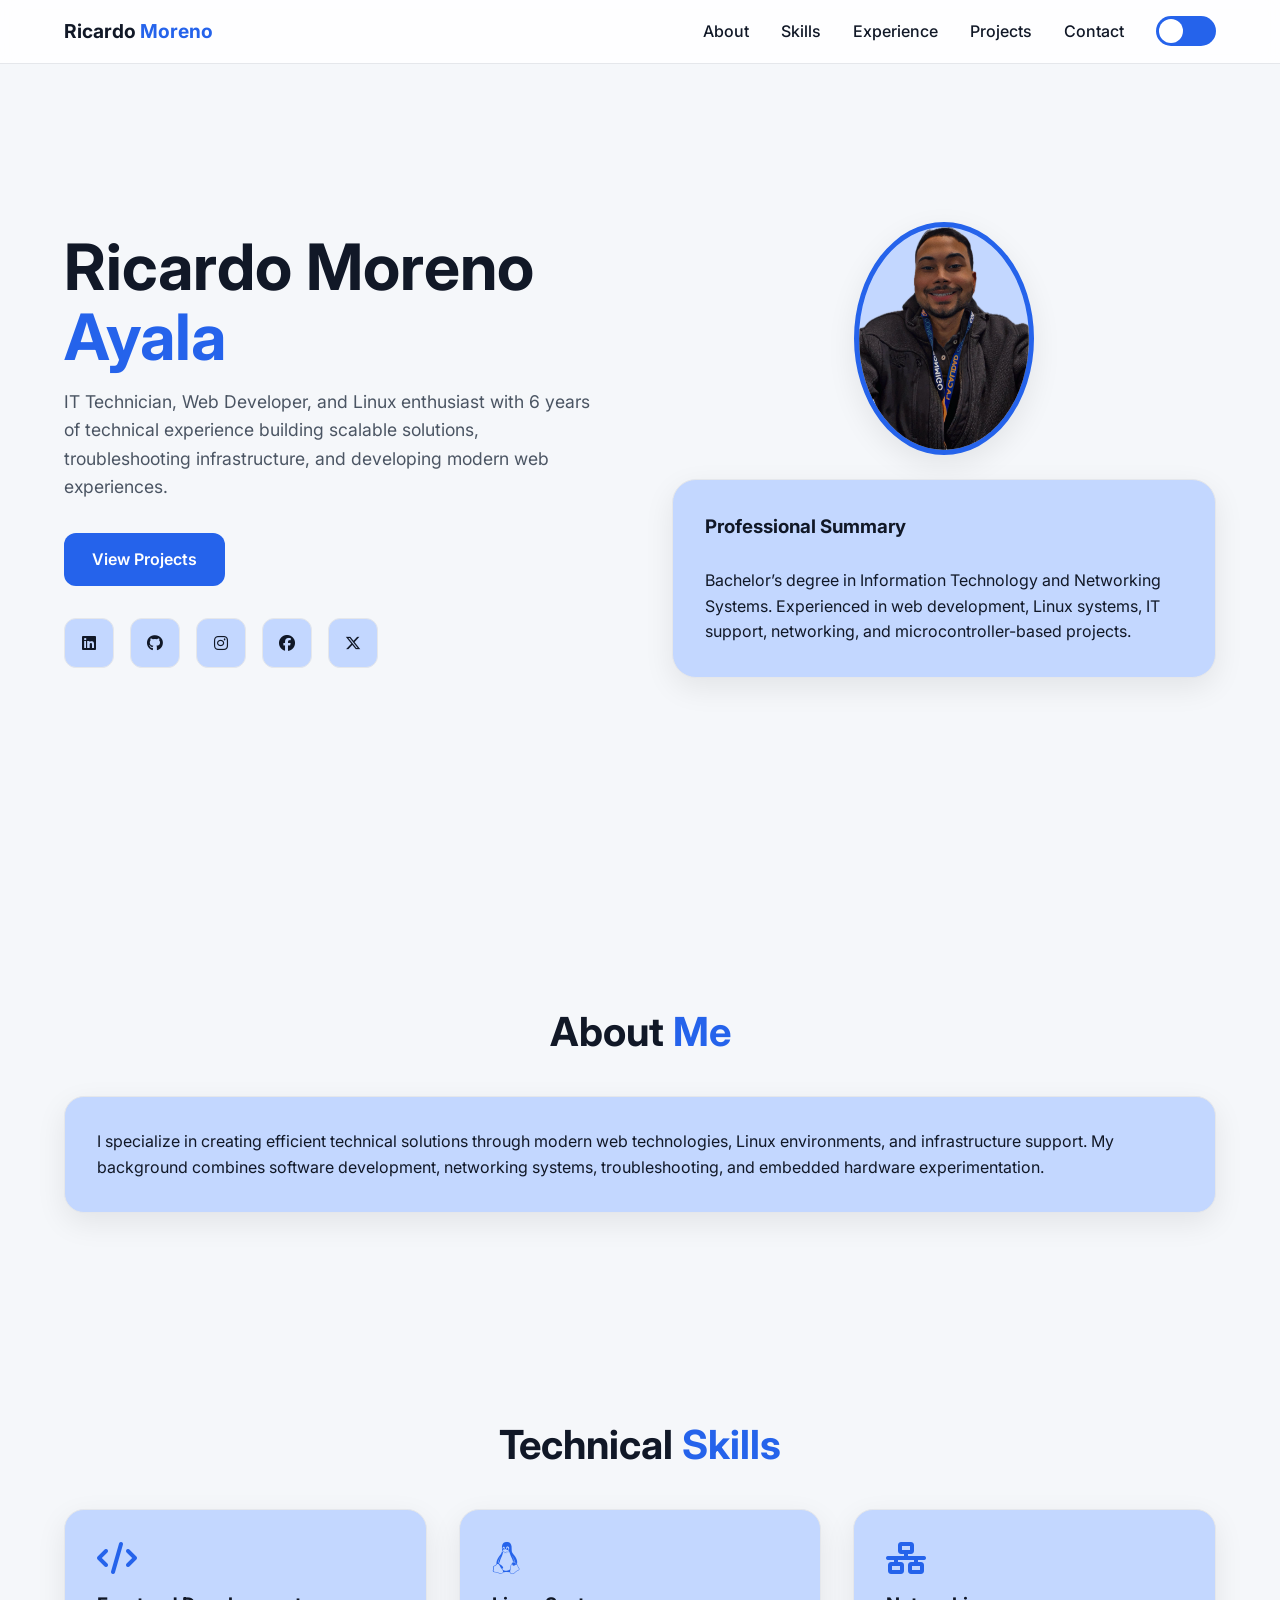
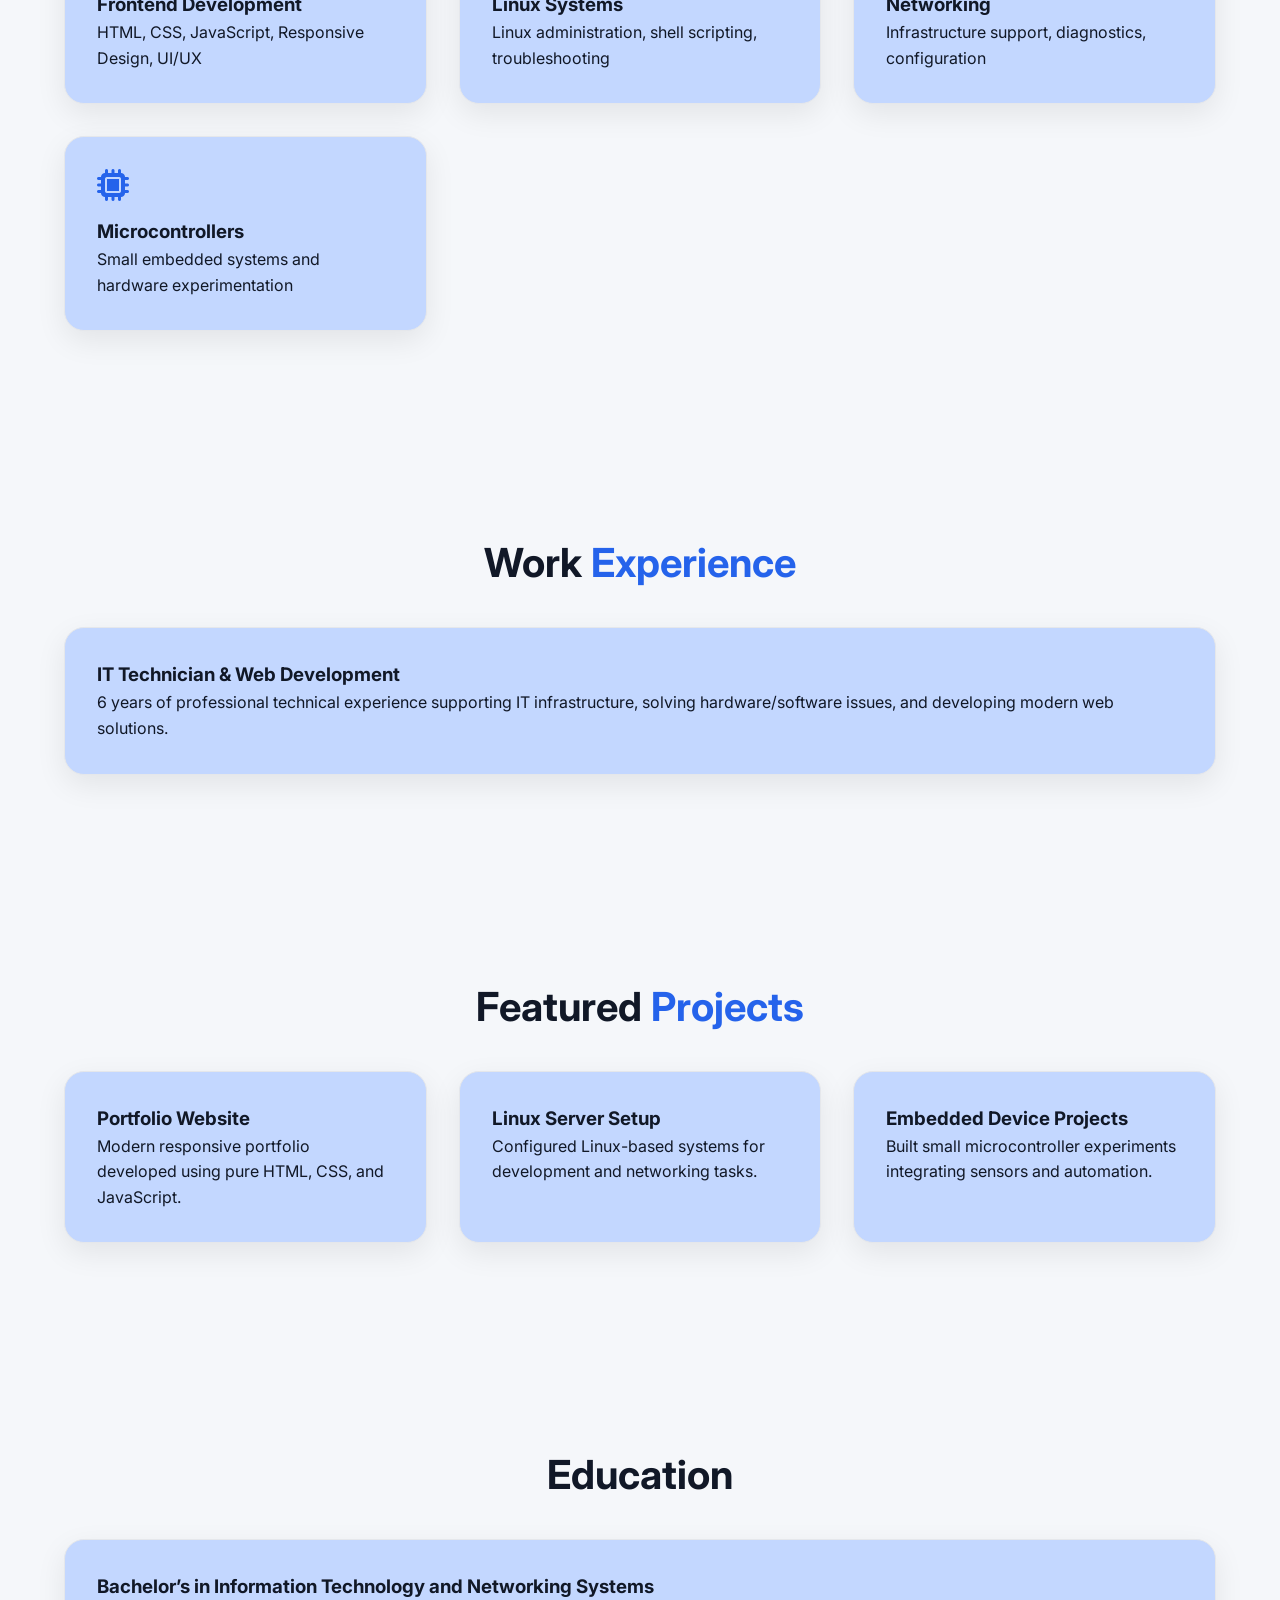
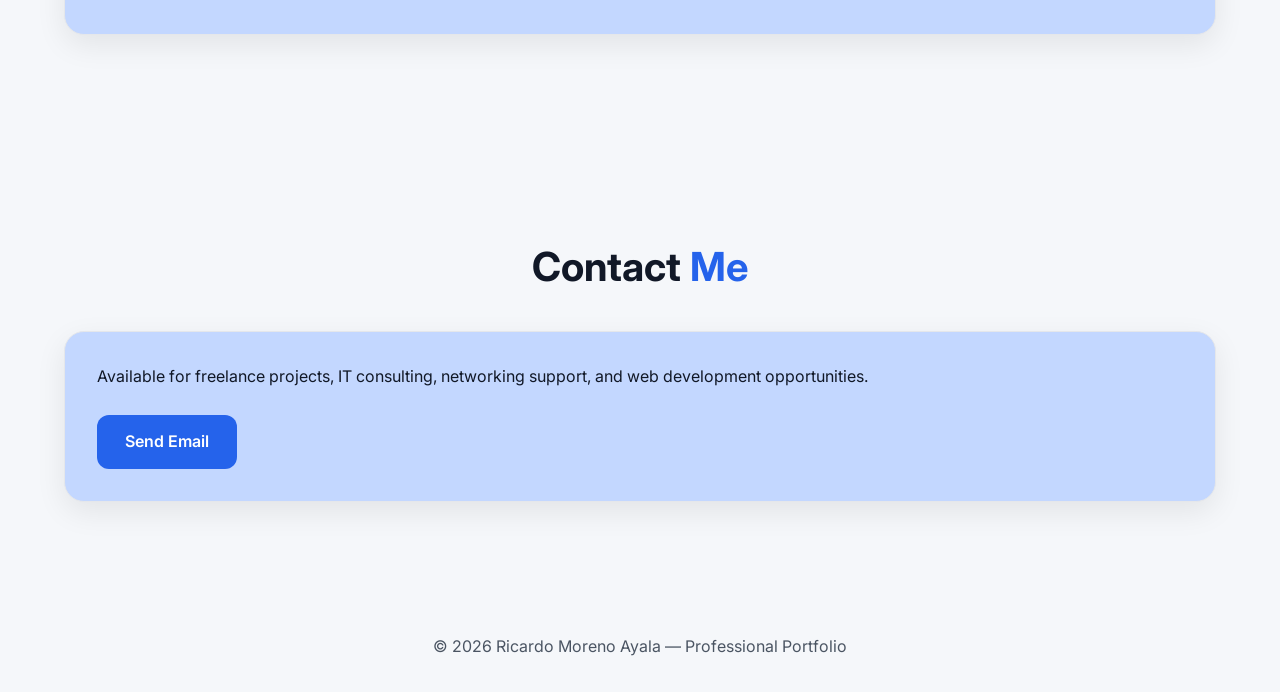
<file: index.html>
<!--
====================================================================================================
FILE: index.html

AUTHOR:
Ricardo Moreno Ayala

DESCRIPTION:
Professional developer portfolio website built using ONLY:
- HTML5
- CSS3
- Vanilla JavaScript

DESIGN GOALS:
- Modern professional appearance
- Inspired by the visual style of Genera PR
- Responsive layout
- Smooth scrolling
- Dark/Light mode toggle
- Animated sections
- Clean typography
- Technology-focused branding

====================================================================================================
-->

<!doctype html>
<html lang="en">
  <head>
    <!-- ========================================================================================= -->
    <!-- BASIC PAGE METADATA -->
    <!-- ========================================================================================= -->

    <meta charset="UTF-8" />

    <meta name="viewport" content="width=device-width, initial-scale=1.0" />

    <title>Ricardo Moreno Ayala | Portfolio</title>

    <!-- ========================================================================================= -->
    <!-- GOOGLE FONTS -->
    <!-- ========================================================================================= -->

    <link rel="preconnect" href="https://fonts.googleapis.com" />

    <link rel="preconnect" href="https://fonts.gstatic.com" crossorigin />

    <link
      href="https://fonts.googleapis.com/css2?family=Inter:wght@300;400;500;600;700&display=swap"
      rel="stylesheet"
    />

    <!-- ========================================================================================= -->
    <!-- FONT AWESOME ICONS -->
    <!-- ========================================================================================= -->

    <link
      rel="stylesheet"
      href="https://cdnjs.cloudflare.com/ajax/libs/font-awesome/6.5.1/css/all.min.css"
    />
    <!-- ========================================================================================= -->
    <link rel="stylesheet" href="css/style.css" />

    <!-- ========================================================================================= -->
  </head>

  <body>
    <!-- ========================================================================================= -->
    <!-- NAVIGATION -->
    <!-- ========================================================================================= -->

    <nav>
      <div class="container nav-container">
        <div class="logo">
          <a href="#"> Ricardo <span>Moreno</span> </a>
        </div>

        <div class="nav-links">
          <a href="#about">About</a>

          <a href="#skills">Skills</a>

          <a href="#experience">Experience</a>

          <a href="#projects">Projects</a>

          <a href="#contact">Contact</a>

          <!-- DARK MODE TOGGLE -->

          <label class="theme-toggle">
            <input type="checkbox" id="themeSwitch" />

            <span class="slider"></span>
          </label>
        </div>
      </div>
    </nav>

    <!-- ========================================================================================= -->
    <!-- HERO SECTION -->
    <!-- ========================================================================================= -->

    <section class="hero">
      <div class="container hero-content">
        <!-- ================================================================================= -->
        <!-- LEFT HERO CONTENT                                                                -->
        <!-- ================================================================================= -->

        <div class="hero-text">
          <h1>Ricardo Moreno <span>Ayala</span></h1>

          <p>
            IT Technician, Web Developer, and Linux enthusiast with 6 years of
            technical experience building scalable solutions, troubleshooting
            infrastructure, and developing modern web experiences.
          </p>

          <a href="#projects" class="btn"> View Projects </a>

          <!-- SOCIAL LINKS -->

          <div class="socials">
            <a
              href="https://www.linkedin.com/in/ricardo-moreno-1547ab251/?skipRedirect=true"
              target="_blank"
            >
              <i class="fab fa-linkedin"></i>
            </a>

            <a href="https://github.com/rma-smartdevices" target="_blank">
              <i class="fab fa-github"></i>
            </a>

            <a href="https://www.instagram.com/meek.beige/" target="_blank">
              <i class="fab fa-instagram"></i>
            </a>

            <a
              href="https://www.facebook.com/profile.php?id=100073976680712"
              target="_blank"
            >
              <i class="fab fa-facebook"></i>
            </a>

            <a href="https://x.com/MeekBeige" target="_blank">
              <i class="fab fa-x-twitter"></i>
            </a>
          </div>
        </div>

        <!-- ================================================================================= -->
        <!-- RIGHT HERO COLUMN                                                                -->
        <!-- ================================================================================= -->

        <div class="hero-right">
          <!-- ========================================================================= -->
          <!-- PROFILE IMAGE                                                             -->
          <!-- ========================================================================= -->

          <div id="logo-img">
            <img src="/img/logo-img.png" alt="Ricardo Moreno" />
          </div>

          <!-- ========================================================================= -->
          <!-- PROFESSIONAL SUMMARY CARD                                                 -->
          <!-- ========================================================================= -->

          <div class="hero-card">
            <h3>Professional Summary</h3>

            <br />

            <p>
              Bachelor’s degree in Information Technology and Networking
              Systems. Experienced in web development, Linux systems, IT
              support, networking, and microcontroller-based projects.
            </p>
          </div>
        </div>
      </div>
    </section>

    <!-- ========================================================================================= -->
    <!-- ABOUT SECTION -->
    <!-- ========================================================================================= -->

    <section id="about">
      <div class="container">
        <h2 class="section-title">About <span>Me</span></h2>

        <div class="card">
          <p>
            I specialize in creating efficient technical solutions through
            modern web technologies, Linux environments, and infrastructure
            support. My background combines software development, networking
            systems, troubleshooting, and embedded hardware experimentation.
          </p>
        </div>
      </div>
    </section>

    <!-- ========================================================================================= -->
    <!-- SKILLS SECTION -->
    <!-- ========================================================================================= -->

    <section id="skills">
      <div class="container">
        <h2 class="section-title">Technical <span>Skills</span></h2>

        <div class="grid">
          <div class="card">
            <i class="fas fa-code"></i>

            <h3>Frontend Development</h3>

            <p>HTML, CSS, JavaScript, Responsive Design, UI/UX</p>
          </div>

          <div class="card">
            <i class="fab fa-linux"></i>

            <h3>Linux Systems</h3>

            <p>Linux administration, shell scripting, troubleshooting</p>
          </div>

          <div class="card">
            <i class="fas fa-network-wired"></i>

            <h3>Networking</h3>

            <p>Infrastructure support, diagnostics, configuration</p>
          </div>

          <div class="card">
            <i class="fas fa-microchip"></i>

            <h3>Microcontrollers</h3>

            <p>Small embedded systems and hardware experimentation</p>
          </div>
        </div>
      </div>
    </section>

    <!-- ========================================================================================= -->
    <!-- EXPERIENCE SECTION -->
    <!-- ========================================================================================= -->

    <section id="experience">
      <div class="container">
        <h2 class="section-title">Work <span>Experience</span></h2>

        <div class="card">
          <h3>IT Technician & Web Development</h3>

          <p>
            6 years of professional technical experience supporting IT
            infrastructure, solving hardware/software issues, and developing
            modern web solutions.
          </p>
        </div>
      </div>
    </section>

    <!-- ========================================================================================= -->
    <!-- PROJECTS SECTION -->
    <!-- ========================================================================================= -->

    <section id="projects">
      <div class="container">
        <h2 class="section-title">Featured <span>Projects</span></h2>

        <div class="grid">
          <div class="card">
            <h3>Portfolio Website</h3>

            <p>
              Modern responsive portfolio developed using pure HTML, CSS, and
              JavaScript.
            </p>
          </div>

          <div class="card">
            <h3>Linux Server Setup</h3>

            <p>
              Configured Linux-based systems for development and networking
              tasks.
            </p>
          </div>

          <div class="card">
            <h3>Embedded Device Projects</h3>

            <p>
              Built small microcontroller experiments integrating sensors and
              automation.
            </p>
          </div>
        </div>
      </div>
    </section>

    <!-- ========================================================================================= -->
    <!-- EDUCATION SECTION -->
    <!-- ========================================================================================= -->

    <section id="education">
      <div class="container">
        <h2 class="section-title">Education</h2>

        <div class="card">
          <h3>Bachelor’s in Information Technology and Networking Systems</h3>
        </div>
      </div>
    </section>

    <!-- ========================================================================================= -->
    <!-- CONTACT SECTION -->
    <!-- ========================================================================================= -->

    <section id="contact">
      <div class="container">
        <h2 class="section-title">Contact <span>Me</span></h2>

        <div class="card">
          <p>
            Available for freelance projects, IT consulting, networking support,
            and web development opportunities.
          </p>

          <br />

          <a href="mailto:rmoreno2025@gmail.com" class="btn"> Send Email </a>
        </div>
      </div>
    </section>

    <!-- ========================================================================================= -->
    <!-- FOOTER -->
    <!-- ========================================================================================= -->

    <footer>
      <p>© 2026 Ricardo Moreno Ayala — Professional Portfolio</p>
    </footer>

    <!-- ========================================================================================= -->
    <!-- JAVASCRIPT -->
    <!-- ========================================================================================= -->
    <script src="js/script.js"></script>
  </body>
</html>
</file>
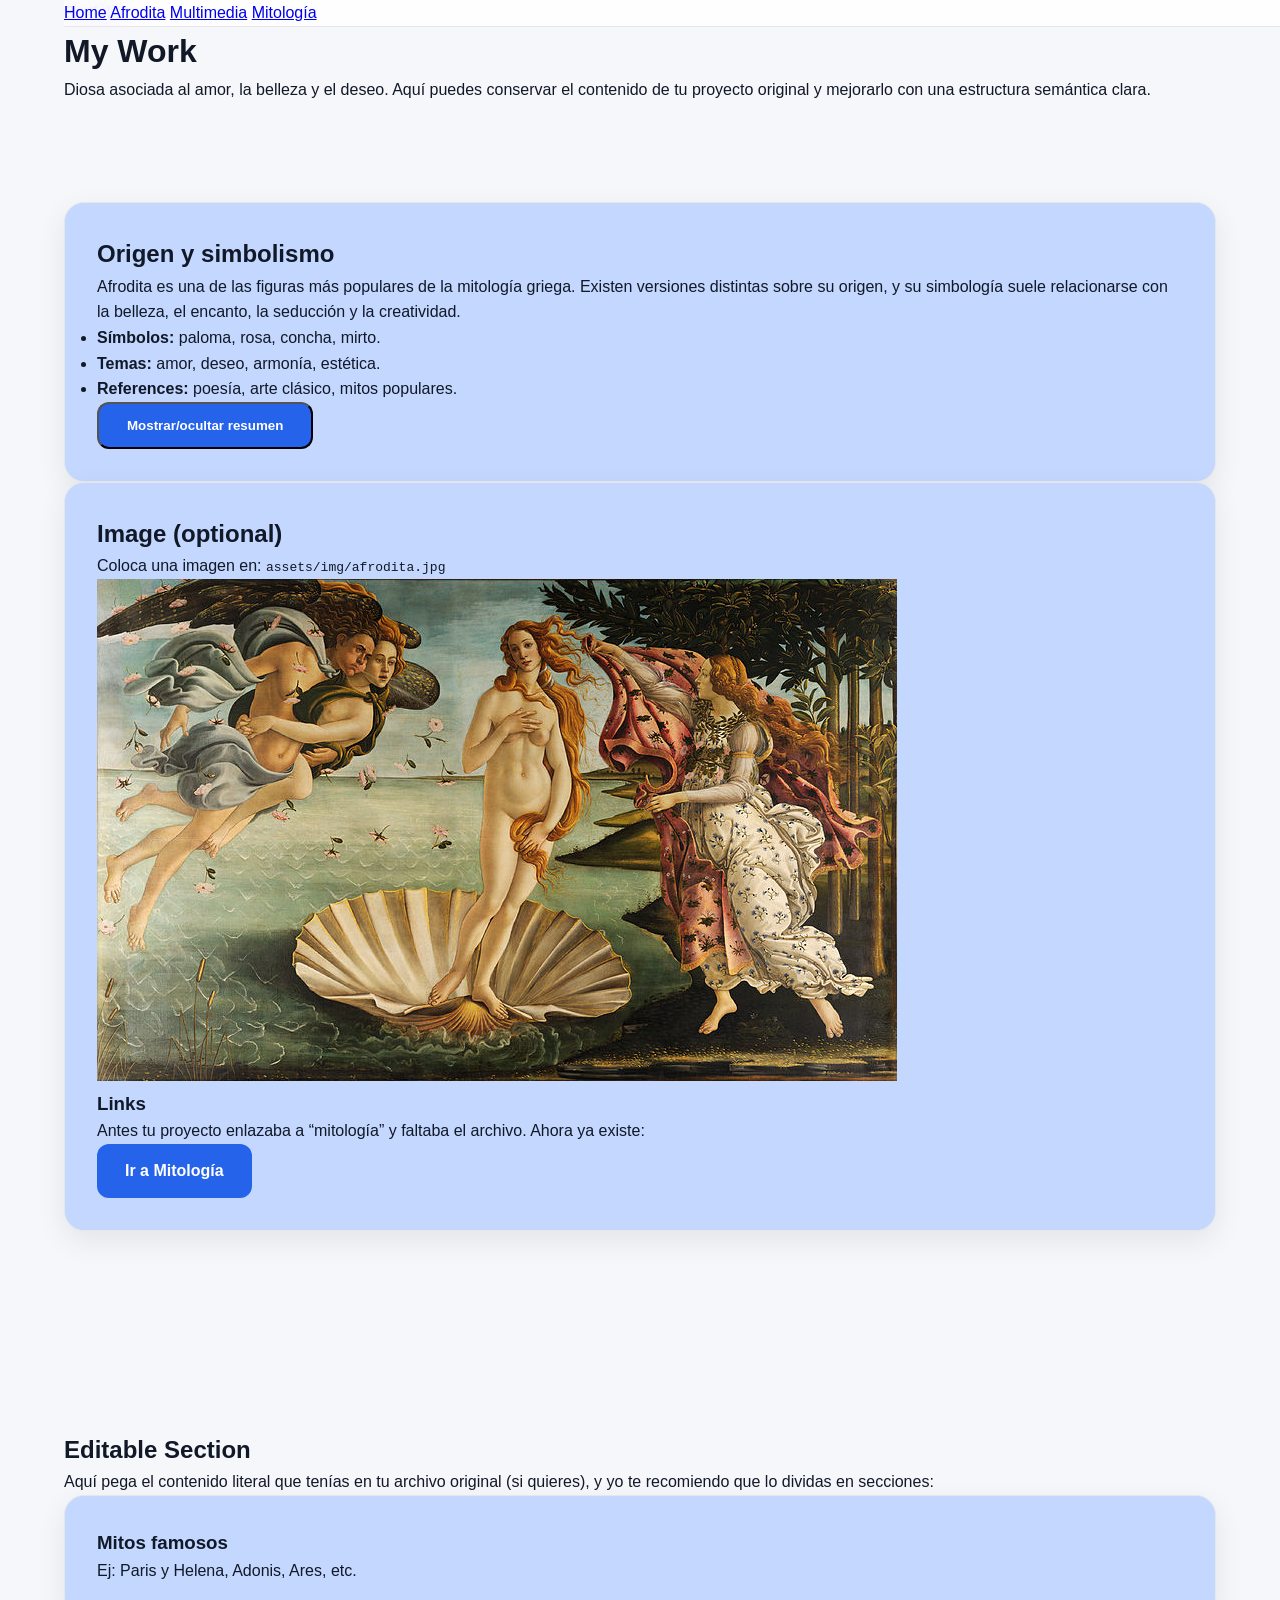
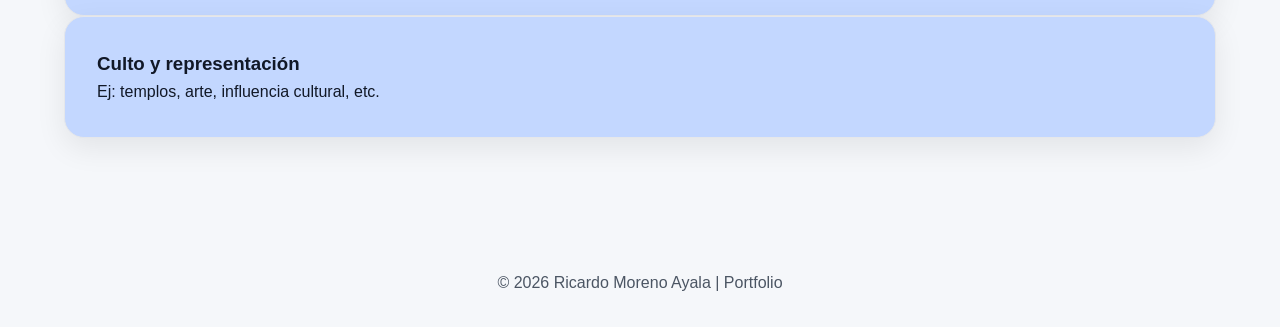
<file: pages/afrodita.html>
<!doctype html>
<html lang="es">
  <head>
    <meta charset="utf-8" />
    <meta name="viewport" content="width=device-width, initial-scale=1" />
    <title>Ricardo Moreno Ayala | Portfolio</title>

    <link rel="stylesheet" href="../css/style.css" />
    <script src="../js/app.js" defer></script>
  </head>
  <body>
    <header class="site-header">
      <div class="container header-inner">
        <a class="brand" href="../index.html">Portfolio</a>

        <nav class="site-nav" aria-label="Navegación principal">
          <a href="../index.html" data-nav="home">Home</a>
          <a href="./afrodita.html" data-nav="afrodita">Afrodita</a>
          <a href="./multimedia.html" data-nav="multimedia">Multimedia</a>
          <a href="./mitologia.html" data-nav="mitologia">Mitología</a>
        </nav>
      </div>
    </header>

    <main class="container section">
      <header class="page-header">
        <h1>My Work</h1>
        <p class="lead">
          Diosa asociada al amor, la belleza y el deseo. Aquí puedes conservar
          el contenido de tu proyecto original y mejorarlo con una estructura
          semántica clara.
        </p>
      </header>

      <section class="content-grid">
        <article class="card">
          <h2>Origen y simbolismo</h2>
          <p>
            Afrodita es una de las figuras más populares de la mitología griega.
            Existen versiones distintas sobre su origen, y su simbología suele
            relacionarse con la belleza, el encanto, la seducción y la
            creatividad.
          </p>
          <ul class="list">
            <li><strong>Símbolos:</strong> paloma, rosa, concha, mirto.</li>
            <li><strong>Temas:</strong> amor, deseo, armonía, estética.</li>
            <li>
              <strong>References:</strong> poesía, arte clásico, mitos
              populares.
            </li>
          </ul>

          <button class="btn small" data-toggle="#afrodita-extra">
            Mostrar/ocultar resumen
          </button>
          <div id="afrodita-extra" class="collapsible" hidden>
            <p>
              Consejo: usa párrafos cortos y subtítulos. Eso hace que tu trabajo
              se vea “de nivel profesional”, no como un bloque gigante de texto.
            </p>
          </div>
        </article>

        <aside class="card">
          <h2>Image (optional)</h2>
          <p class="muted">
            Coloca una imagen en: <code>assets/img/afrodita.jpg</code>
          </p>

          <img
            src="../assets/img/afrodita.jpg"
            alt="Afrodita (imagen opcional)"
            onerror="this.style.display = 'none'"
          />

          <div class="divider"></div>

          <h3>Links</h3>
          <p>
            Antes tu proyecto enlazaba a “mitología” y faltaba el archivo. Ahora
            ya existe:
          </p>
          <a class="btn" href="./mitologia.html">Ir a Mitología</a>
        </aside>
      </section>

      <section class="section">
        <h2>Editable Section</h2>
        <p>
          Aquí pega el contenido literal que tenías en tu archivo original (si
          quieres), y yo te recomiendo que lo dividas en secciones:
        </p>

        <div class="grid-2">
          <article class="card">
            <h3>Mitos famosos</h3>
            <p>Ej: Paris y Helena, Adonis, Ares, etc.</p>
          </article>

          <article class="card">
            <h3>Culto y representación</h3>
            <p>Ej: templos, arte, influencia cultural, etc.</p>
          </article>
        </div>
      </section>
    </main>

    <footer class="site-footer">
      <div class="container footer-inner">
        <p>© <span id="year"></span> Ricardo Moreno Ayala | Portfolio</p>
      </div>
    </footer>
  </body>
</html>
</file>
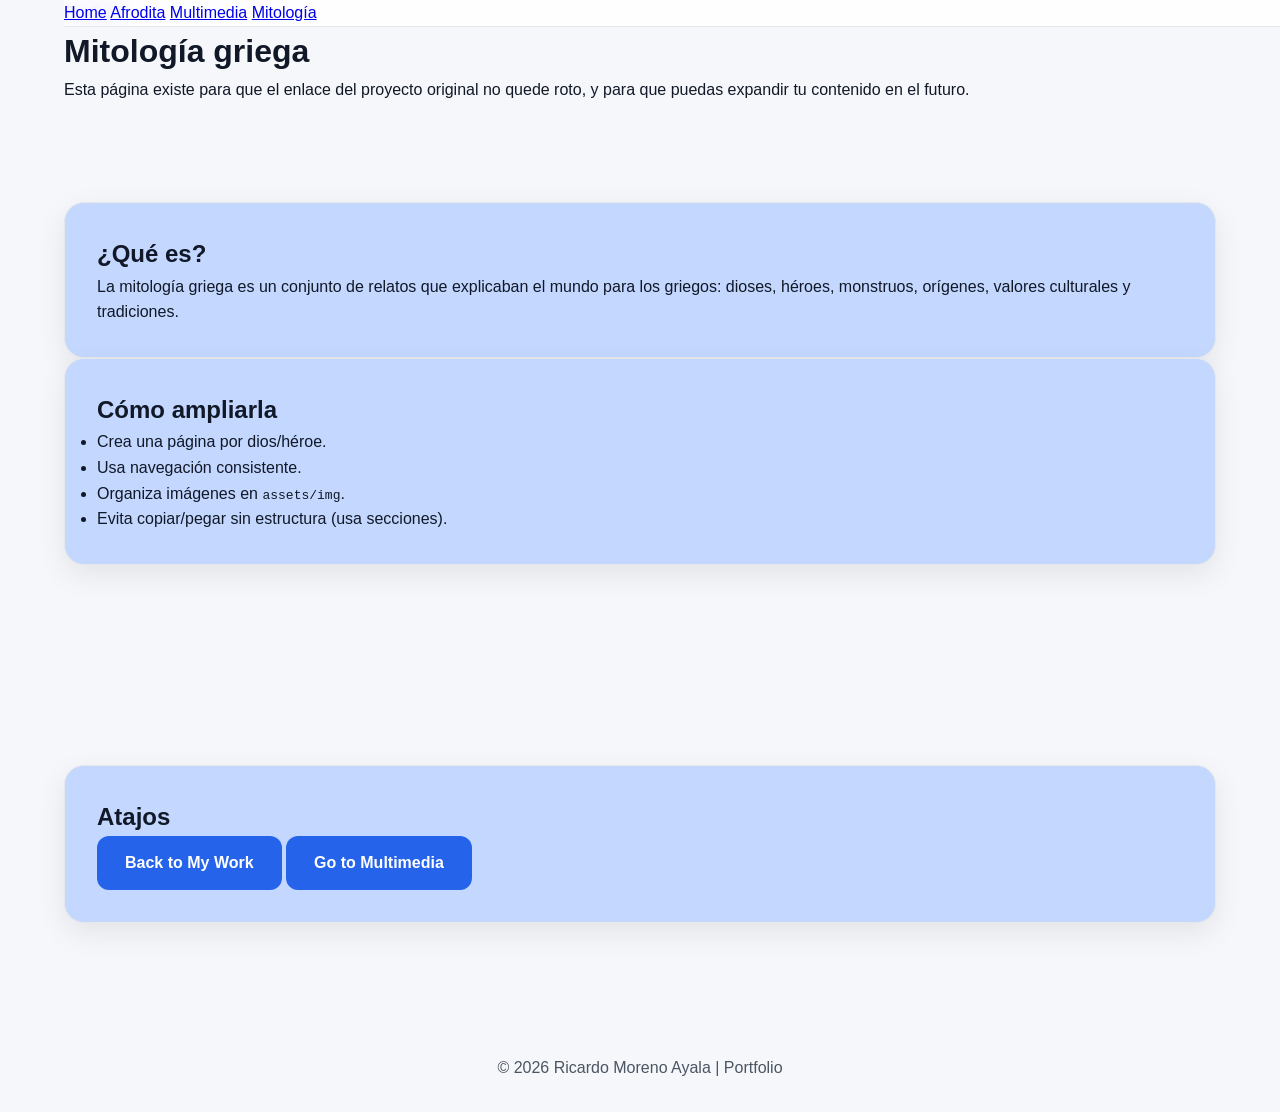
<file: pages/mitologia.html>
<!doctype html>
<html lang="es">
  <head>
    <meta charset="utf-8" />
    <meta name="viewport" content="width=device-width, initial-scale=1" />
    <title>Ricardo Moreno Ayala | Portfolio</title>

    <link rel="stylesheet" href="../css/style.css" />
    <script src="../js/app.js" defer></script>
  </head>
  <body>
    <header class="site-header">
      <div class="container header-inner">
        <a class="brand" href="../index.html">Portfolio</a>

        <nav class="site-nav" aria-label="Navegación principal">
          <a href="../index.html" data-nav="home">Home</a>
          <a href="./afrodita.html" data-nav="afrodita">Afrodita</a>
          <a href="./multimedia.html" data-nav="multimedia">Multimedia</a>
          <a href="./mitologia.html" data-nav="mitologia">Mitología</a>
        </nav>
      </div>
    </header>

    <main class="container section">
      <header class="page-header">
        <h1>Mitología griega</h1>
        <p class="lead">
          Esta página existe para que el enlace del proyecto original no quede
          roto, y para que puedas expandir tu contenido en el futuro.
        </p>
      </header>

      <section class="grid-2">
        <article class="card">
          <h2>¿Qué es?</h2>
          <p>
            La mitología griega es un conjunto de relatos que explicaban el
            mundo para los griegos: dioses, héroes, monstruos, orígenes, valores
            culturales y tradiciones.
          </p>
        </article>

        <article class="card">
          <h2>Cómo ampliarla</h2>
          <ul class="list">
            <li>Crea una página por dios/héroe.</li>
            <li>Usa navegación consistente.</li>
            <li>Organiza imágenes en <code>assets/img</code>.</li>
            <li>Evita copiar/pegar sin estructura (usa secciones).</li>
          </ul>
        </article>
      </section>

      <section class="section">
        <div class="card">
          <h2>Atajos</h2>
          <div class="actions">
            <a class="btn primary" href="./afrodita.html">Back to My Work</a>
            <a class="btn" href="./multimedia.html">Go to Multimedia</a>
          </div>
        </div>
      </section>
    </main>

    <footer class="site-footer">
      <div class="container footer-inner">
        <p>© <span id="year"></span> Ricardo Moreno Ayala | Portfolio</p>
      </div>
    </footer>
  </body>
</html>
</file>
<file: css/style.css>
/* ===================================================================================== */
/* ROOT VARIABLES                                                                       */
/* ===================================================================================== */

:root {
  --bg-primary: #f5f7fa;

  --bg-secondary: #c3d7ff;

  --text-primary: #111827;

  --text-secondary: #4b5563;

  --accent: #2563eb;

  --accent-hover: #1d4ed8;

  --border: #e5e7eb;

  --shadow: 0 10px 30px rgba(0, 0, 0, 0.08);

  --transition: all 0.3s ease;
}

/* ===================================================================================== */
/* DARK MODE VARIABLES                                                                  */
/* ===================================================================================== */

body.dark-mode {
  --bg-primary: #0f172a;

  --bg-secondary: #111827;

  --text-primary: #f9fafb;

  --text-secondary: #cbd5e1;

  --accent: #3b82f6;

  --accent-hover: #60a5fa;

  --border: #1f2937;

  --shadow: 0 10px 30px rgba(0, 0, 0, 0.4);
}

/* ===================================================================================== */
/* GLOBAL RESET                                                                         */
/* ===================================================================================== */

* {
  margin: 0;

  padding: 0;

  box-sizing: border-box;
}

/* ===================================================================================== */
/* BODY STYLING                                                                         */
/* ===================================================================================== */

body {
  font-family: "Inter", sans-serif;

  background: var(--bg-primary);

  color: var(--text-primary);

  line-height: 1.6;

  scroll-behavior: smooth;

  transition: var(--transition);
}

/* ===================================================================================== */
/* REUSABLE CONTAINER                                                                   */
/* ===================================================================================== */

.container {
  width: 90%;

  max-width: 1200px;

  margin: auto;
}

/* ===================================================================================== */
/* NAVIGATION BAR                                                                       */
/* ===================================================================================== */

nav {
  position: fixed;

  top: 0;

  width: 100%;

  z-index: 1000;

  background: rgba(255, 255, 255, 0.85);

  backdrop-filter: blur(10px);

  border-bottom: 1px solid var(--border);

  transition: var(--transition);
}

body.dark-mode nav {
  background: rgba(15, 23, 42, 0.9);
}

.nav-container {
  display: flex;

  justify-content: space-between;

  align-items: center;

  padding: 1rem 0;
}

/* ===================================================================================== */
/* LOGO                                                                                 */
/* ===================================================================================== */

.logo {
  font-size: 1.2rem;

  font-weight: 700;
}

.logo a {
  color: var(--text-primary);

  text-decoration: none;
}

.logo span {
  color: var(--accent);
}

/* ===================================================================================== */
/* NAV LINKS                                                                            */
/* ===================================================================================== */

.nav-links {
  display: flex;

  align-items: center;

  gap: 2rem;
}

.nav-links a {
  text-decoration: none;

  color: var(--text-primary);

  font-weight: 500;

  transition: var(--transition);
}

.nav-links a:hover {
  color: var(--accent);
}

/* ===================================================================================== */
/* DARK MODE TOGGLE                                                                     */
/* ===================================================================================== */

.theme-toggle {
  position: relative;

  width: 60px;

  height: 30px;
}

.theme-toggle input {
  display: none;
}

.slider {
  position: absolute;

  width: 100%;

  height: 100%;

  border-radius: 50px;

  background: var(--accent);

  cursor: pointer;
}

.slider::before {
  content: "";

  position: absolute;

  width: 24px;

  height: 24px;

  left: 3px;

  top: 3px;

  border-radius: 50%;

  background: white;

  transition: var(--transition);
}

input:checked + .slider::before {
  transform: translateX(30px);
}

/* ===================================================================================== */
/* HERO SECTION                                                                         */
/* ===================================================================================== */

.hero {
  min-height: 100vh;

  display: flex;

  align-items: center;

  padding-top: 100px;
}

.hero-content {
  display: grid;

  grid-template-columns: repeat(auto-fit, minmax(320px, 1fr));

  gap: 4rem;

  align-items: center;
}

/* ===================================================================================== */
/* HERO TEXT                                                                            */
/* ===================================================================================== */

.hero-text h1 {
  font-size: 4rem;

  line-height: 1.1;

  margin-bottom: 1rem;
}

.hero-text h1 span {
  color: var(--accent);
}

.hero-text p {
  font-size: 1.1rem;

  color: var(--text-secondary);

  margin-bottom: 2rem;
}

/* ===================================================================================== */
/* BUTTON STYLING                                                                       */
/* ===================================================================================== */

.btn {
  display: inline-block;

  padding: 14px 28px;

  border-radius: 12px;

  background: var(--accent);

  color: white;

  text-decoration: none;

  font-weight: 600;

  transition: var(--transition);
}

.btn:hover {
  background: var(--accent-hover);

  transform: translateY(-2px);
}

/* ===================================================================================== */
/* RIGHT HERO COLUMN                                                                    */
/* ===================================================================================== */

.hero-right {
  display: flex;

  flex-direction: column;

  align-items: center;

  gap: 1.5rem;
}

/* ===================================================================================== */
/* PROFILE IMAGE                                                                        */
/* ===================================================================================== */

#logo-img {
  display: flex;

  justify-content: center;

  align-items: center;
}

#logo-img img {
  width: 180px;

  height: auto;

  object-fit: cover;

  border-radius: 50%;

  border: 5px solid var(--accent);

  box-shadow: var(--shadow);

  background: var(--bg-secondary);
}

/* ===================================================================================== */
/* HERO CARD                                                                            */
/* ===================================================================================== */

.hero-card {
  width: 100%;

  background: var(--bg-secondary);

  padding: 2rem;

  border-radius: 24px;

  border: 1px solid var(--border);

  box-shadow: var(--shadow);
}

/* ===================================================================================== */
/* SECTION STYLING                                                                      */
/* ===================================================================================== */

section {
  padding: 100px 0;
}

.section-title {
  font-size: 2.5rem;

  text-align: center;

  margin-bottom: 2rem;
}

.section-title span {
  color: var(--accent);
}

/* ===================================================================================== */
/* GRID SYSTEM                                                                          */
/* ===================================================================================== */

.grid {
  display: grid;

  grid-template-columns: repeat(auto-fit, minmax(280px, 1fr));

  gap: 2rem;
}

/* ===================================================================================== */
/* CARD COMPONENT                                                                       */
/* ===================================================================================== */

.card {
  background: var(--bg-secondary);

  padding: 2rem;

  border-radius: 20px;

  border: 1px solid var(--border);

  box-shadow: var(--shadow);

  transition: var(--transition);
}

.card:hover {
  transform: translateY(-5px);
}

.card i {
  font-size: 2rem;

  color: var(--accent);

  margin-bottom: 1rem;
}

/* ===================================================================================== */
/* SOCIAL ICONS                                                                         */
/* ===================================================================================== */

.socials {
  display: flex;

  gap: 1rem;

  margin-top: 2rem;
}

.socials a {
  width: 50px;

  height: 50px;

  display: flex;

  justify-content: center;

  align-items: center;

  border-radius: 12px;

  background: var(--bg-secondary);

  border: 1px solid var(--border);

  color: var(--text-primary);

  text-decoration: none;

  transition: var(--transition);
}

.socials a:hover {
  background: var(--accent);

  color: white;
}

/* ===================================================================================== */
/* FOOTER                                                                               */
/* ===================================================================================== */

footer {
  padding: 2rem;

  text-align: center;

  color: var(--text-secondary);
}

/* ===================================================================================== */
/* MOBILE RESPONSIVE DESIGN                                                             */
/* ===================================================================================== */

@media (max-width: 768px) {
  .nav-links {
    gap: 0.4rem;
  }
  .nav-links a {
    display: inline-block;
  }
  .hero-text h1 {
    font-size: 2.5rem;
  }
  .logo {
    display: none;
  }

  .section-title {
    font-size: 2rem;
  }

  #logo-img img {
    width: 130px;

    height: 130px;
  }
}
</file>
